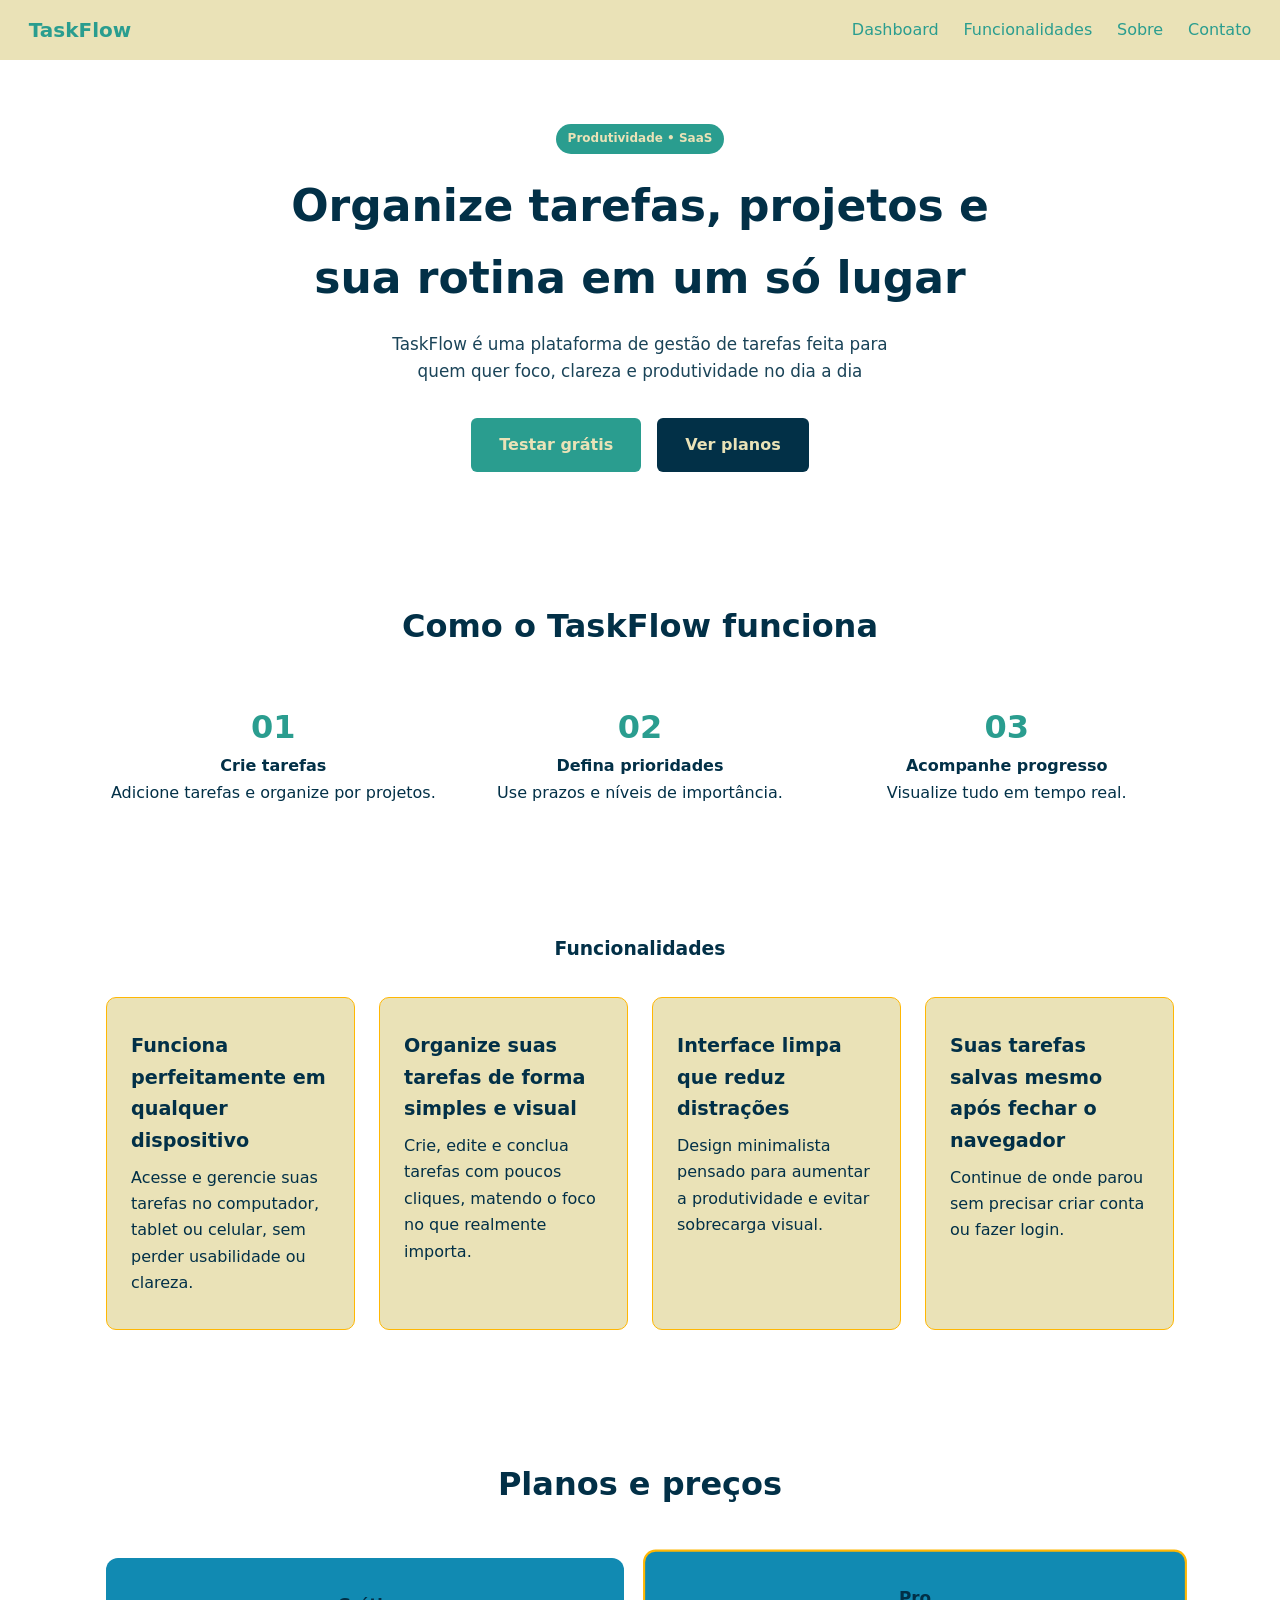
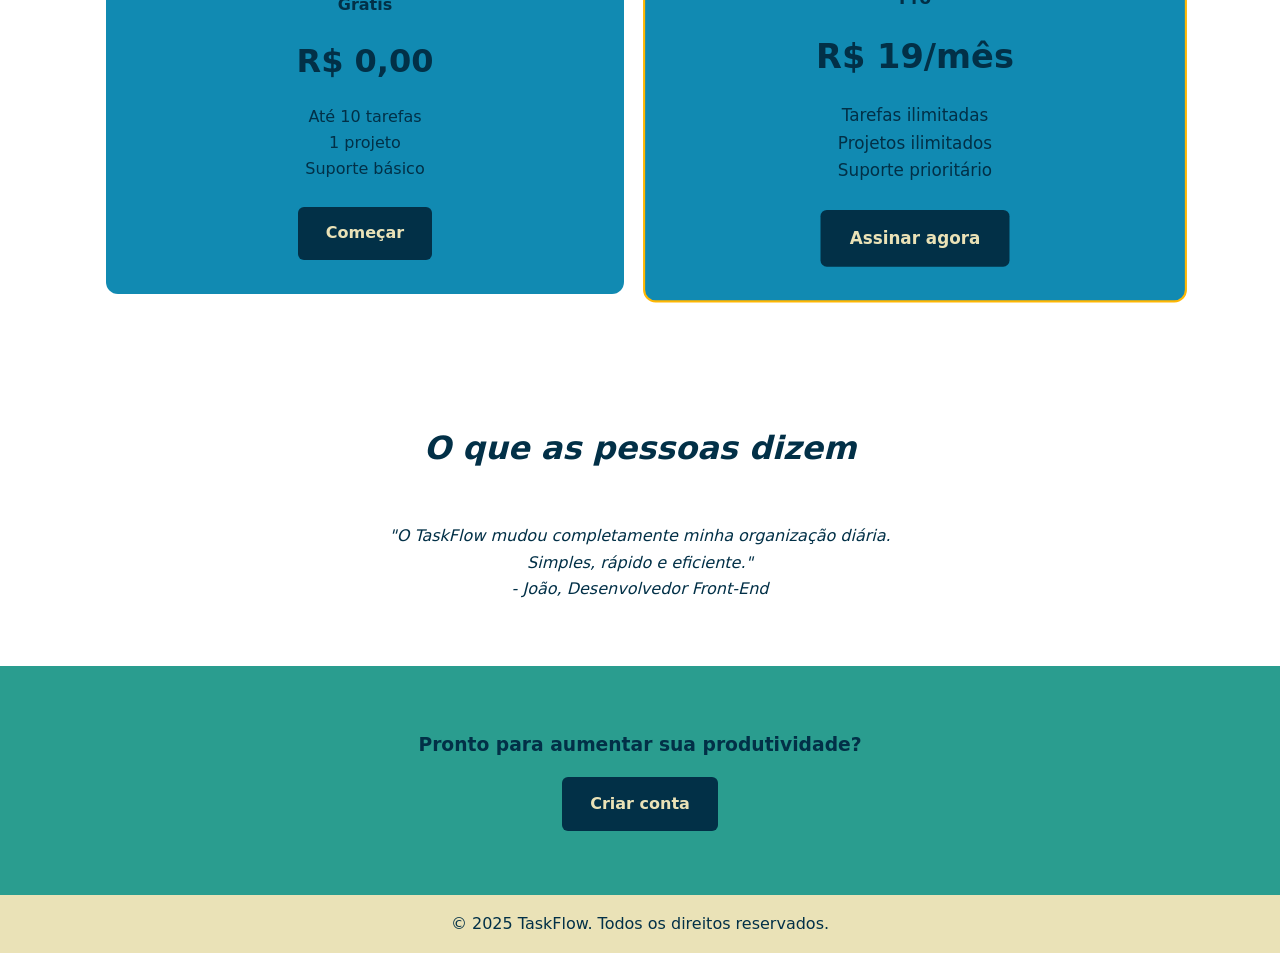
<file: index.html>
<!DOCTYPE html>
<html lang="pt-BR">

<head>
    <meta charset="UTF-8">
    <meta name="viewport" content="width=device-width, initial-scale=1.0">
    <title>TaskFlow | Organize seu trabalho</title>
    <link rel="stylesheet" href="css/main.css">
    <link rel="shortcut icon" href="assets/images/favicon_TaskFlow.jpeg" type="image/x-icon">
</head>

<body>
    <header class="header">
        <nav class="menu menu--top" aria-label="Menu principal">
            <h1 class="menu__logo">
                <a href="index.html" class="menu__link menu__link--logo">TaskFlow</a>
            </h1>

            <button class="menu__toggle" aria-label="Abrir menu" aria-expanded="false" aria-controls="navMenu">
                <span class="menu__toggle-bar"></span>
                <span class="menu__toggle-bar"></span>
                <span class="menu__toggle-bar"></span>
            </button>

            <ul class="menu__list" id="navMenu">
                <li class="menu__item"><a class="menu__link is-pressable" href="dashboard.html">Dashboard</a></li>
                <li class="menu__item"><a class="menu__link is-pressable" href="#">Funcionalidades</a></li>
                <li class="menu__item"><a class="menu__link is-pressable" href="#">Sobre</a></li>
                <li class="menu__item"><a class="menu__link is-pressable" href="#">Contato</a></li>
            </ul>
        </nav>
    </header>

    <main>
        <section class="hero">
            <div class="hero__container container">
                <span class="hero__badge">Produtividade • SaaS</span>
                <h2 class="hero__title">Organize tarefas, projetos e sua rotina em um só lugar</h2>
                <p class="hero__text">
                    TaskFlow é uma plataforma de gestão de tarefas feita para quem quer foco, clareza e produtividade no
                    dia
                    a dia
                </p>

                <div class="hero__actions">
                    <a href="dashboard.html" class="button button--primary is-pressable" data-anim="lift">Testar grátis</a>
                    <a href="#planos" class="button button--secondary is-pressable" data-anim="lift">Ver planos</a>
                </div>
            </div>
        </section>

        <section class="how-it-works">
            <div class="container">
                <h3 class="section-title">Como o TaskFlow funciona</h3>
                <div class="how-it-works__grid">
                    <article class="step">
                        <span class="step__number">01</span>
                        <h4 class="step__title">Crie tarefas</h4>
                        <p class="step__text">Adicione tarefas e organize por projetos.</p>
                    </article>

                    <article class="step">
                        <span class="step__number">02</span>
                        <h4 class="step__title">Defina prioridades</h4>
                        <p class="step__text">Use prazos e níveis de importância.</p>
                    </article>

                    <article class="step">
                        <span class="step__number">03</span>
                        <h4 class="step__title">Acompanhe progresso</h4>
                        <p class="step__text">Visualize tudo em tempo real.</p>
                    </article>
                </div>
            </div>

        </section>

        <section class="features">
            <div class="container">
                <h3 class="features__title">Funcionalidades</h3>
                <div class="features__grid">
                    <article class="features__item is-pressable" data-anim="lift">
                        <h4 class="features__item-title">Funciona perfeitamente em qualquer dispositivo</h4>
                        <p class="features__item-text">
                            Acesse e gerencie suas tarefas no computador, tablet ou celular, sem perder usabilidade ou
                            clareza.
                        </p>
                    </article>
                    <article class="features__item is-pressable" data-anim="lift">
                        <h4 class="features__item-title">Organize suas tarefas de forma simples e visual</h4>
                        <p class="features__item-text">
                            Crie, edite e conclua tarefas com poucos cliques, matendo o foco no que realmente importa.
                        </p>
                    </article>
                    <article class="features__item is-pressable" data-anim="lift">
                        <h4 class="features__item-title">Interface limpa que reduz distrações</h4>
                        <p class="features__item-text">Design minimalista pensado para aumentar a produtividade e evitar
                            sobrecarga visual.</p>
                    </article>
                    <article class="features__item is-pressable" data-anim="lift">
                        <h4 class="features__item-title">Suas tarefas salvas mesmo após fechar o navegador</h4>
                        <p class="features__item-text">Continue de onde parou sem precisar criar conta ou fazer login.
                        </p>
                    </article>
                </div>
            </div>
        </section>

        <section class="pricing" id="planos">
            <div class="container">
                <h3 class="section-title">Planos e preços</h3>

                <div class="pricing__grid">
                    <article class="plan">
                        <h4 class="plan__title">Grátis</h4>
                        <p class="plan__price">R$ 0,00</p>
                        <ul class="plan__features">
                            <li>Até 10 tarefas</li>
                            <li>1 projeto</li>
                            <li>Suporte básico</li>
                        </ul>
                        <a href="#" class="button button--secondary is-pressable" data-anim="lift">Começar</a>
                    </article>

                    <article class="plan plan--highlight">
                        <h4 class="plan__title">Pro</h4>
                        <p class="plan__price">R$ 19/mês</p>
                        <ul class="plan__features">
                            <li>Tarefas ilimitadas</li>
                            <li>Projetos ilimitados</li>
                            <li>Suporte prioritário</li>
                        </ul>
                        <a href="#" class="button button--secondary is-pressable" data-anim="lift">Assinar agora</a>
                    </article>
                </div>
            </div>
        </section>

        <section class="testimonials container">
            <div class="container">
                <h3 class="section-title">O que as pessoas dizem</h3>

                <blockquote class="testimonial">
                    <p>
                        "O TaskFlow mudou completamente minha organização diária.
                        Simples, rápido e eficiente."
                    </p>
                    <cite>- João, Desenvolvedor Front-End</cite>
                </blockquote>
            </div>
        </section>

        <section class="cta">
            <h3 class="cta__title">Pronto para aumentar sua produtividade?</h3>
            <a href="#" class="button button--secondary is-pressable" data-anim="lift">Criar conta</a>
        </section>

        <footer class="footer">
            <p class="footer__text">© 2025 TaskFlow. Todos os direitos reservados.</p>
        </footer>
    </main>

    <script src="js/menu.js"></script>
</body>

</html>
</file>
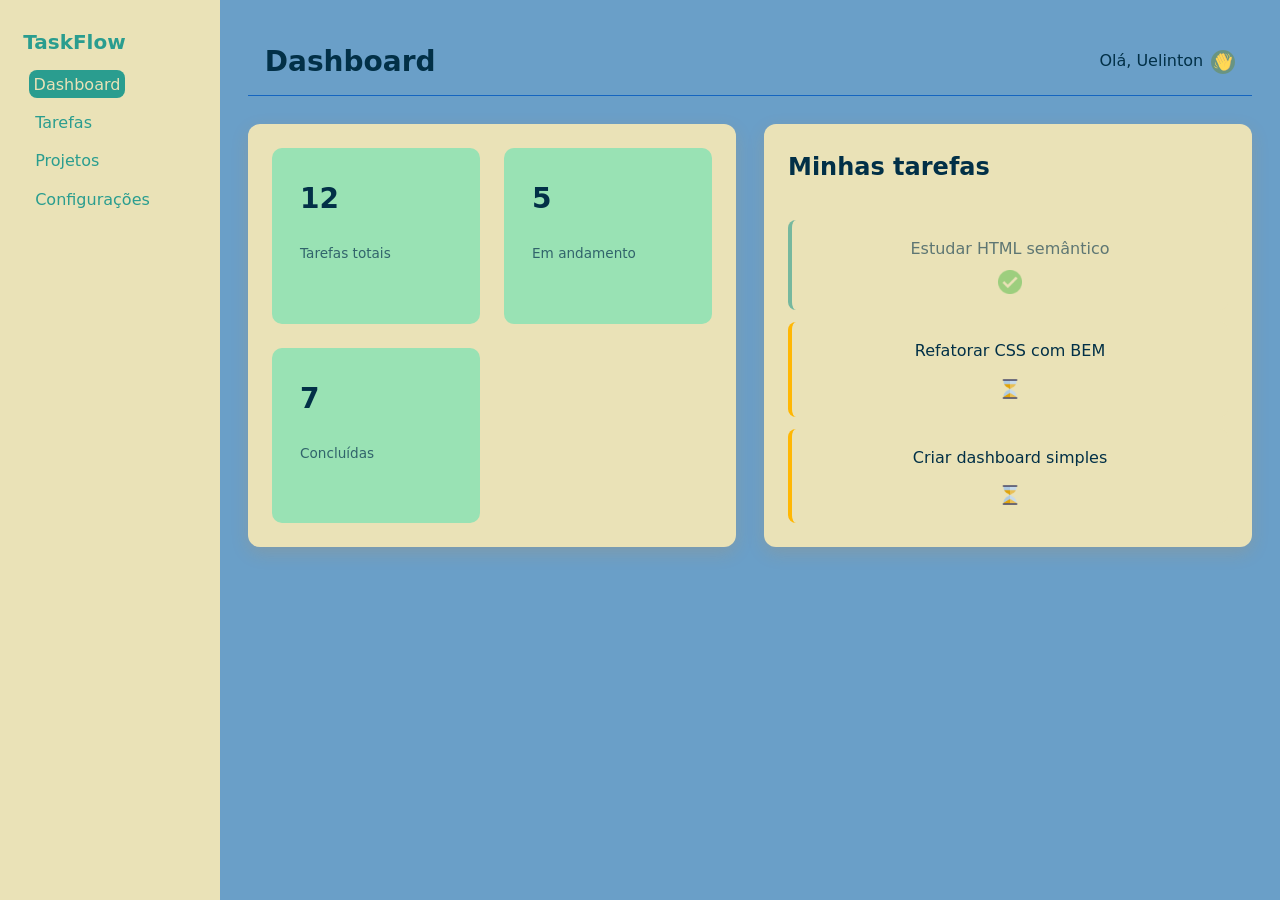
<file: dashboard.html>
<!DOCTYPE html>
<html lang="pt-BR">

<head>
    <meta charset="UTF-8">
    <meta name="viewport" content="width=device-width, initial-scale=1.0">
    <title>TaskFlow | Dashboard</title>
    <link rel="stylesheet" href="css/main.css">
    <link rel="shortcut icon" href="assets/images/favicon_TaskFlow.jpeg" type="image/x-icon">
</head>

<body class="dashboard">
    <aside class="menu menu--sidebar">
        <nav class="menu__nav" aria-label="Menu do dashboard">
            <h2 class="menu__logo"><a href="index.html" class="menu__link menu__link--logo">TaskFlow</a></h2>

            <button class="menu__toggle" aria-label="Abrir menu" aria-expanded="false" aria-controls="dashboardMenu">
                <span class="menu__toggle-bar"></span>
                <span class="menu__toggle-bar"></span>
                <span class="menu__toggle-bar"></span>
            </button>

            <ul class="menu__list" id="dashboardMenu">
                <li class="menu__item"><a class="menu__link menu__link--active" href="dashboard.html"
                        aria-current="page">Dashboard</a></li>
                <li class="menu__item"><a class="menu__link" href="#">Tarefas</a></li>
                <li class="menu__item"><a class="menu__link" href="#">Projetos</a></li>
                <li class="menu__item"><a class="menu__link" href="#">Configurações</a></li>
            </ul>
        </nav>
    </aside>

        <main class="dashboard__wrapper">
            <header class="dashboard__header">
                <h1 class="dashboard__title">Dashboard</h1>
                <span class="dashboard__user">Olá, Uelinton <img src="/assets/images/wave_16.png"
                        alt="ícone de saudação"></span>
            </header>

            <section class="dashboard__main">
                <section class="dashboard-widgets">
                    <section class="stats widget">
                        <article class="stat card">
                            <h3 class="stat__number">12</h3>
                            <p class="stat__label">Tarefas totais</p>
                        </article>

                        <article class="stat card">
                            <h3 class="stat__number">5</h3>
                            <p class="stat__label">Em andamento</p>
                        </article>

                        <article class="stat card">
                            <h3 class="stat__number">7</h3>
                            <p class="stat__label">Concluídas</p>
                        </article>
                    </section>

                    <section class="tasks widget">
                        <h2 class="tasks__title">Minhas tarefas</h2>

                        <ul class="tasks__list">
                            <li class="task task--done card">
                                <span>Estudar HTML semântico</span>
                                <span class="task__status">
                                    <img src="/assets/images/checked1_32.png" alt="ícone de check">
                                </span>
                            </li>
                            <li class="task card">
                                <span>Refatorar CSS com BEM</span>
                                <span class="task__status">
                                    <img src="/assets/images/hourglass_32.png" alt="ícone de ampulheta">
                                </span>
                            </li>
                            <li class="task card">
                                <span>Criar dashboard simples</span>
                                <span class="task__status">
                                    <img src="/assets/images/hourglass_32.png" alt="ícone de ampulheta">
                                </span>
                            </li>
                        </ul>
                    </section>
                </section>
            </section>
        </main>
    
    <script src="js/menu.js"></script>
</body>

</html>
</file>
<file: css/main.css>
@import "./base/variables.css";
@import "./base/reset.css";
@import "./base/typography.css";
@import "./base/layout.css";
@import "./base/animations.css";
@import "./base/base.css";
@import "./base/interaction.css";

@import "./components/button.css";
@import "./components/card.css";
@import "./components/menu/menu.css";
@import "./components/menu/menu.variants.css";
@import "./components/menu/menu.mobile.css";

@import "./sections/hero.css";
@import "./sections/how-it-works.css";
@import "./sections/features.css";
@import "./sections/pricing.css";
@import "./sections/testimonials.css";
@import "./sections/cta.css";
@import "./sections/footer.css";

@import "./dashboard/dashboard.css";
@import "./dashboard/stats.css";
@import "./dashboard/tasks.css";
@import "./dashboard/widgets.css";
</file>
